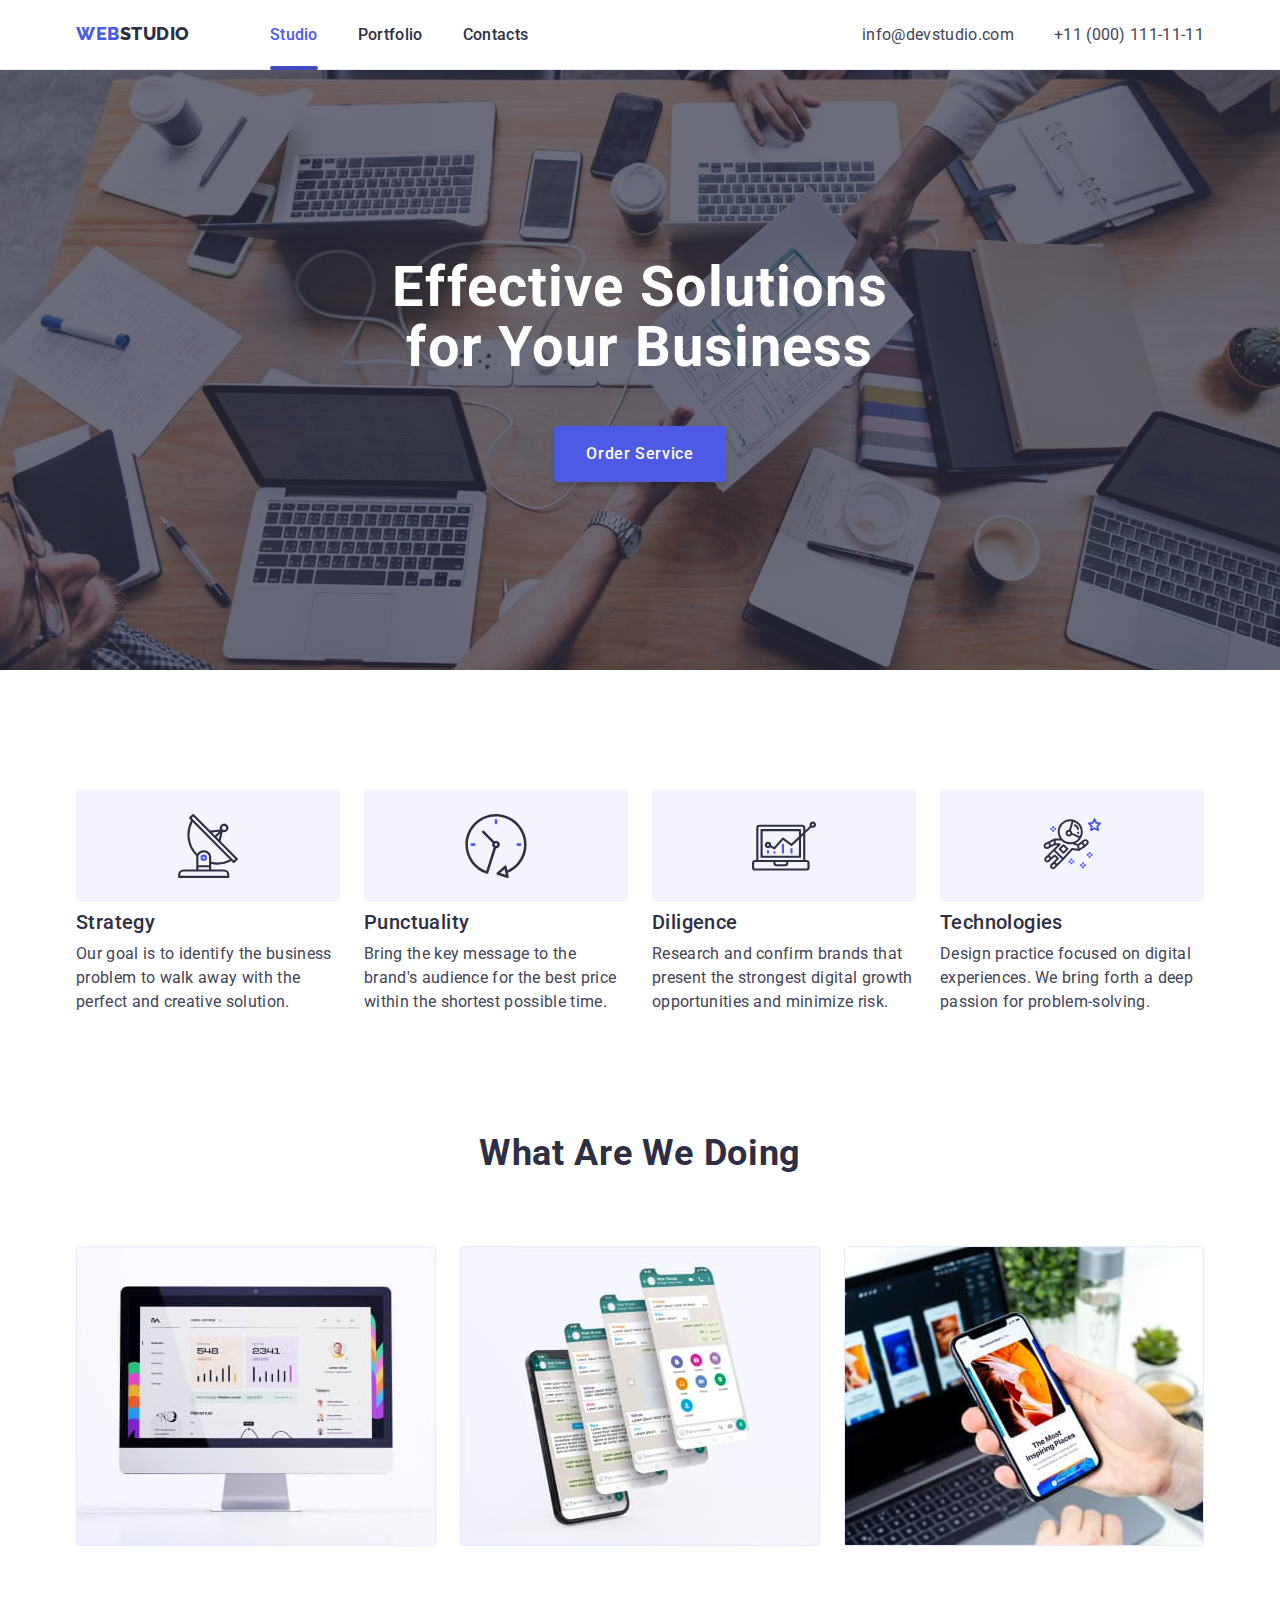
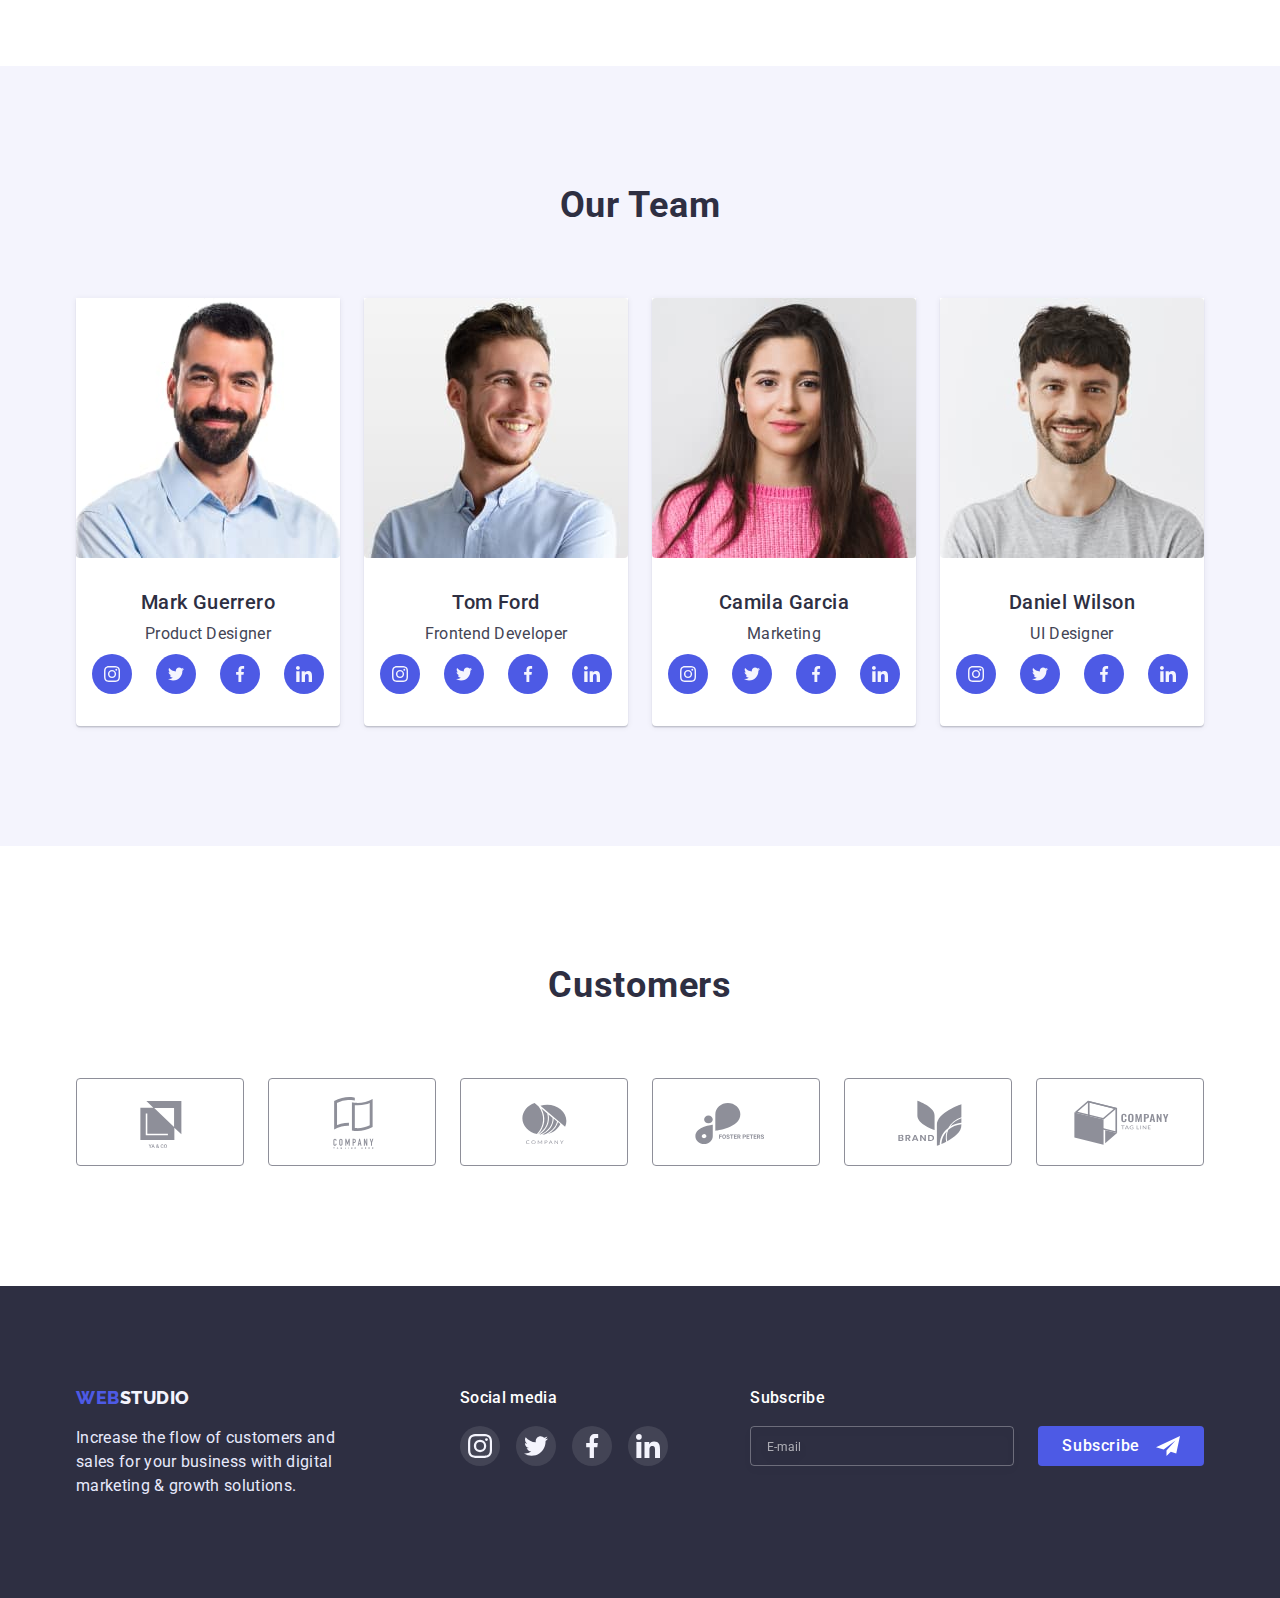
<file: index.html>
<!DOCTYPE html>
<html lang="en">
  <head>
    <meta charset="UTF-8" />
    <meta http-equiv="X-UA-Compatible" content="IE=edge" />
    <meta name="viewport" content="width=device-width, initial-scale=1.0" />
    <meta name="description" content="HomeWork Page" />
    <meta name="keywords" content="homework, Figma, GitHub" />
    <meta name="author" content="Dmytro Frolin" />
    <link rel="preconnect" href="https://fonts.googleapis.com" />
    <link rel="preconnect" href="https://fonts.gstatic.com" crossorigin />
    <link
      href="https://fonts.googleapis.com/css2?family=Raleway:ital,wght@0,800;1,800&family=Roboto:ital,wght@0,400;0,500;0,700;0,900;1,400;1,500;1,700;1,900&display=swap"
      rel="stylesheet"
    />
    <link
      rel="stylesheet"
      href="https://cdnjs.cloudflare.com/ajax/libs/modern-normalize/1.0.0/modern-normalize.min.css"
    />
    <link rel="stylesheet" href="./css/styles.css" />
    <title>Home</title>
  </head>
  <body>
    <header class="header">
      <div class="container">
        <nav>
          <a class="header__logo" href="./index.html"
            ><span class="header__logo--iris">Web</span>Studio</a
          >
          <ul class="menu">
            <li class="menu__list">
              <a class="menu__list-text current" href="./index.html">Studio</a>
            </li>
            <li class="menu__list">
              <a class="menu__list-text" href="./portfolio.html">Portfolio</a>
            </li>
            <li class="menu__list">
              <a class="menu__list-text" href="#">Contacts</a>
            </li>
          </ul>
        </nav>
        <address class="addres">
          <ul class="address__list">
            <li class="address__link">
              <a class="address__link-text" href="mailto:info@devstudio.com">info@devstudio.com</a>
            </li>
            <li class="address__link">
              <a class="address__link-text" href="tel:+110001111111">+11 (000) 111-11-11</a>
            </li>
          </ul>
        </address>
      </div>
    </header>
    <main>
      <section class="main-section">
        <div class="container">
          <h1 class="main-section__title">Effective Solutions for Your Business</h1>
          <button class="main-section__button" type="button" data-modal-open>Order Service</button>
          <div class="backdrop is-hidden" data-modal>
            <div class="modal">
              <button class="modal__button" data-modal-close></button>
              <p class="modal__title">Leave your contacts and we will call you back</p>
              <form
                autocomplete="off"
                method="POST"
                action="javascript:void(0);"
                class="modal-form"
              >
                <label class="modal-form__label">
                  <span class="modal-form__text">Name</span>
                  <div class="modal-form__wrapper">
                    <input class="modal-form__input" name="name" type="text" required />
                    <svg width="18" height="18">
                      <use href="./images/icons.svg#modal-name-icon"></use>
                    </svg>
                  </div>
                </label>
                <label class="modal-form__label">
                  <span class="modal-form__text">Phone</span>
                  <div class="modal-form__wrapper">
                    <input class="modal-form__input" name="phone" type="tel" required />
                    <svg width="18" height="24">
                      <use href="./images/icons.svg#modal-phone-icon"></use>
                    </svg>
                  </div>
                </label>
                <label class="modal-form__label">
                  <span class="modal-form__text">Email</span>
                  <div class="modal-form__wrapper">
                    <input class="modal-form__input" name="email" type="email" required />
                    <svg width="18" height="24">
                      <use href="./images/icons.svg#modal-email-icon"></use>
                    </svg>
                  </div>
                </label>
                <label class="modal-form__label--last">
                  <span class="modal-form__text">Comment</span>
                  <textarea placeholder="Text input" name="comment"></textarea>
                </label>
                <label class="modal-form__inner">
                  <input class="modal-form__checkbox" type="checkbox" name="agreement" required />
                  <span class="modal-form__terms-text">
                    I accept the terms and conditions of the&nbsp;
                    <a class="modal-form__link" href="#">Privacy Policy</a></span
                  >
                </label>
                <button class="modal-form__button" type="submit">Send</button>
              </form>
            </div>
          </div>
        </div>
      </section>
      <section class="section">
        <div class="container">
          <h2 class="visually-hidden">Features</h2>
          <ul class="features">
            <li class="features__item">
              <div class="features__wrapper">
                <svg class="features__icon" width="64" height="64">
                  <use href="./images/icons.svg#antenna"></use>
                </svg>
              </div>
              <h3 class="features__title">Strategy</h3>
              <p class="features__text">
                Our goal is to identify the business problem to walk away with the perfect and
                creative solution.
              </p>
            </li>
            <li class="features__item">
              <div class="features__wrapper">
                <svg class="features__icon" width="64" height="64">
                  <use href="./images/icons.svg#clock"></use>
                </svg>
              </div>
              <h3 class="features__title">Punctuality</h3>
              <p class="features__text">
                Bring the key message to the brand's audience for the best price within the shortest
                possible time.
              </p>
            </li>
            <li class="features__item">
              <div class="features__wrapper">
                <svg class="features__icon" width="64" height="64">
                  <use href="./images/icons.svg#diagram"></use>
                </svg>
              </div>
              <h3 class="features__title">Diligence</h3>
              <p class="features__text">
                Research and confirm brands that present the strongest digital growth opportunities
                and minimize risk.
              </p>
            </li>
            <li class="features__item">
              <div class="features__wrapper">
                <svg class="features__icon" width="64" height="64">
                  <use href="./images/icons.svg#astronaut"></use>
                </svg>
              </div>
              <h3 class="features__title">Technologies</h3>
              <p class="features__text">
                Design practice focused on digital experiences. We bring forth a deep passion for
                problem-solving.
              </p>
            </li>
          </ul>
        </div>
      </section>
      <section class="our-work section">
        <div class="container">
          <h2 class="our-work__title">What are we doing</h2>
          <ul class="our-work__list">
            <li class="our-work__item">
              <img
                src="./images/desktop.jpg"
                alt="Desktop version photo"
                class="our-work__image"
                width="360"
              />
            </li>
            <li class="our-work__item">
              <img
                src="./images/mobile.jpg"
                alt="Mobile version photo"
                class="our-work__image"
                width="360"
              />
            </li>
            <li class="our-work__item">
              <img
                src="./images/both.jpg"
                alt="Desktop and Mobile version photo"
                class="our-work__image"
                width="360"
              />
            </li>
          </ul>
        </div>
      </section>
      <section class="our-team section">
        <div class="container">
          <h2 class="our-team__title">Our team</h2>
          <ul class="our-team__list">
            <li class="our-team__item">
              <img
                src="./images/markguerrero.jpg"
                alt="Product Designer photo"
                class="our-team__image"
                width="264"
              />
              <div class="our-team__wrapper">
                <h3 class="our-team__subtitle">Mark Guerrero</h3>
                <p class="our-team__text">Product Designer</p>
                <ul class="logo__list">
                  <li class="logo__item">
                    <a class="logo__link" href="#">
                      <svg class="logo__icon" width="16" height="16">
                        <use href="./images/icons.svg#instagram"></use>
                      </svg>
                    </a>
                  </li>
                  <li class="logo__item">
                    <a class="logo__link" href="#">
                      <svg class="logo__icon" width="16" height="16">
                        <use href="./images/icons.svg#twitter"></use>
                      </svg>
                    </a>
                  </li>
                  <li class="logo__item">
                    <a class="logo__link" href="#">
                      <svg class="logo__icon" width="16" height="16">
                        <use href="./images/icons.svg#facebook"></use>
                      </svg>
                    </a>
                  </li>
                  <li class="logo__item">
                    <a class="logo__link" href="#">
                      <svg class="logo__icon" width="16" height="16">
                        <use href="./images/icons.svg#linkedin"></use>
                      </svg>
                    </a>
                  </li>
                </ul>
              </div>
            </li>
            <li class="our-team__item">
              <img
                src="./images/tomford.jpg"
                alt="Frontend Developer photo"
                class="our-team__image"
                width="264"
              />
              <div class="our-team__wrapper">
                <h3 class="our-team__subtitle">Tom Ford</h3>
                <p class="our-team__text">Frontend Developer</p>
                <ul class="logo__list">
                  <li class="logo__item">
                    <a class="logo__link" href="#">
                      <svg class="logo__icon" width="16" height="16">
                        <use href="./images/icons.svg#instagram"></use>
                      </svg>
                    </a>
                  </li>
                  <li class="logo__item">
                    <a class="logo__link" href="#">
                      <svg class="logo__icon" width="16" height="16">
                        <use href="./images/icons.svg#twitter"></use>
                      </svg>
                    </a>
                  </li>
                  <li class="logo__item">
                    <a class="logo__link" href="#">
                      <svg class="logo__icon" width="16" height="16">
                        <use href="./images/icons.svg#facebook"></use>
                      </svg>
                    </a>
                  </li>
                  <li class="logo__item">
                    <a class="logo__link" href="#">
                      <svg class="logo__icon" width="16" height="16">
                        <use href="./images/icons.svg#linkedin"></use>
                      </svg>
                    </a>
                  </li>
                </ul>
              </div>
            </li>
            <li class="our-team__item">
              <img
                src="./images/camilagarcia.jpg"
                alt="Marketing employee photo"
                class="our-team__image"
                width="264"
              />
              <div class="our-team__wrapper">
                <h3 class="our-team__subtitle">Camila Garcia</h3>
                <p class="our-team__text">Marketing</p>
                <ul class="logo__list">
                  <li class="logo__item">
                    <a class="logo__link" href="#">
                      <svg class="logo__icon" width="16" height="16">
                        <use href="./images/icons.svg#instagram"></use>
                      </svg>
                    </a>
                  </li>
                  <li class="logo__item">
                    <a class="logo__link" href="#">
                      <svg class="logo__icon" width="16" height="16">
                        <use href="./images/icons.svg#twitter"></use>
                      </svg>
                    </a>
                  </li>
                  <li class="logo__item">
                    <a class="logo__link" href="#">
                      <svg class="logo__icon" width="16" height="16">
                        <use href="./images/icons.svg#facebook"></use>
                      </svg>
                    </a>
                  </li>
                  <li class="logo__item">
                    <a class="logo__link" href="#">
                      <svg class="logo__icon" width="16" height="16">
                        <use href="./images/icons.svg#linkedin"></use>
                      </svg>
                    </a>
                  </li>
                </ul>
              </div>
            </li>
            <li class="our-team__item">
              <img
                src="./images/danielwilson.jpg"
                alt="UI Designer photo"
                class="our-team__image"
                width="264"
              />
              <div class="our-team__wrapper">
                <h3 class="our-team__subtitle">Daniel Wilson</h3>
                <p class="our-team__text">UI Designer</p>
                <ul class="logo__list">
                  <li class="logo__item">
                    <a class="logo__link" href="#">
                      <svg class="logo__icon" width="16" height="16">
                        <use href="./images/icons.svg#instagram"></use>
                      </svg>
                    </a>
                  </li>
                  <li class="logo__item">
                    <a class="logo__link" href="#">
                      <svg class="logo__icon" width="16" height="16">
                        <use href="./images/icons.svg#twitter"></use>
                      </svg>
                    </a>
                  </li>
                  <li class="logo__item">
                    <a class="logo__link" href="#">
                      <svg class="logo__icon" width="16" height="16">
                        <use href="./images/icons.svg#facebook"></use>
                      </svg>
                    </a>
                  </li>
                  <li class="logo__item">
                    <a class="logo__link" href="#">
                      <svg class="logo__icon" width="16" height="16">
                        <use href="./images/icons.svg#linkedin"></use>
                      </svg>
                    </a>
                  </li>
                </ul>
              </div>
            </li>
          </ul>
        </div>
      </section>
      <section class="section customers">
        <div class="container">
          <h2 class="customers__title">customers</h2>
          <ul class="customers__list">
            <li class="customers__item">
              <a class="customers__link" href="#">
                <svg class="customer__icon" width="104" height="56">
                  <use href="./images/icons.svg#logo-1"></use>
                </svg>
              </a>
            </li>
            <li class="customers__item">
              <a class="customers__link" href="#">
                <svg class="customer__icon" width="104" height="56">
                  <use href="./images/icons.svg#logo-2"></use>
                </svg>
              </a>
            </li>
            <li class="customers__item">
              <a class="customers__link" href="#">
                <svg class="customer__icon" width="104" height="56">
                  <use href="./images/icons.svg#logo-3"></use>
                </svg>
              </a>
            </li>
            <li class="customers__item">
              <a class="customers__link" href="#">
                <svg class="customer__icon" width="104" height="56">
                  <use href="./images/icons.svg#logo-4"></use>
                </svg>
              </a>
            </li>
            <li class="customers__item">
              <a class="customers__link" href="#">
                <svg class="customer__icon" width="104" height="56">
                  <use href="./images/icons.svg#logo-5"></use>
                </svg>
              </a>
            </li>
            <li class="customers__item">
              <a class="customers__link" href="#">
                <svg class="customer__icon" width="104" height="56">
                  <use href="./images/icons.svg#logo-6"></use>
                </svg>
              </a>
            </li>
          </ul>
        </div>
      </section>
    </main>
    <footer class="footer">
      <div class="container">
        <div class="wrapper--first">
          <a class="footer__logo" href="./index.html">
            <span class="footer__logo--iris">Web</span>Studio
          </a>
          <p class="footer__text">
            Increase the flow of customers and sales for your business with digital marketing &
            growth solutions.
          </p>
        </div>
        <div class="wrapper--second">
          <p class="footer-icon__text">Social media</p>
          <ul class="footer-icon__list">
            <li class="footer-icon__item">
              <a class="footer-icon__link" href="#">
                <svg class="footer-icon__icon" width="24" height="24">
                  <use href="./images/icons.svg#instagram-2"></use>
                </svg>
              </a>
            </li>
            <li class="footer-icon__item">
              <a class="footer-icon__link" href="#">
                <svg class="footer-icon__icon" width="24" height="24">
                  <use href="./images/icons.svg#twitter-2"></use>
                </svg>
              </a>
            </li>
            <li class="footer-icon__item">
              <a class="footer-icon__link" href="#">
                <svg class="footer-icon__icon" width="24" height="24">
                  <use href="./images/icons.svg#facebook-2"></use>
                </svg>
              </a>
            </li>
            <li class="footer-icon__item">
              <a class="footer-icon__link" href="#">
                <svg class="footer-icon__icon" width="24" height="24">
                  <use href="./images/icons.svg#linkedin-2"></use>
                </svg>
              </a>
            </li>
          </ul>
        </div>
        <div class="wrapper--third">
          <p class="subscribe">subscribe</p>
          <form autocomplete="off" method="POST" action="javascript:void(0);" class="footer-form">
            <input
              class="footer-form__input"
              name="subscribe-email"
              type="email"
              placeholder="E-mail"
              required
            />
            <button type="submit">
              Subscribe
              <svg width="24" height="24">
                <use href="./images/icons.svg#subscribe"></use>
              </svg>
            </button>
          </form>
        </div>
      </div>
    </footer>
    <script src="./js/modal.js"></script>
  </body>
</html>
</file>
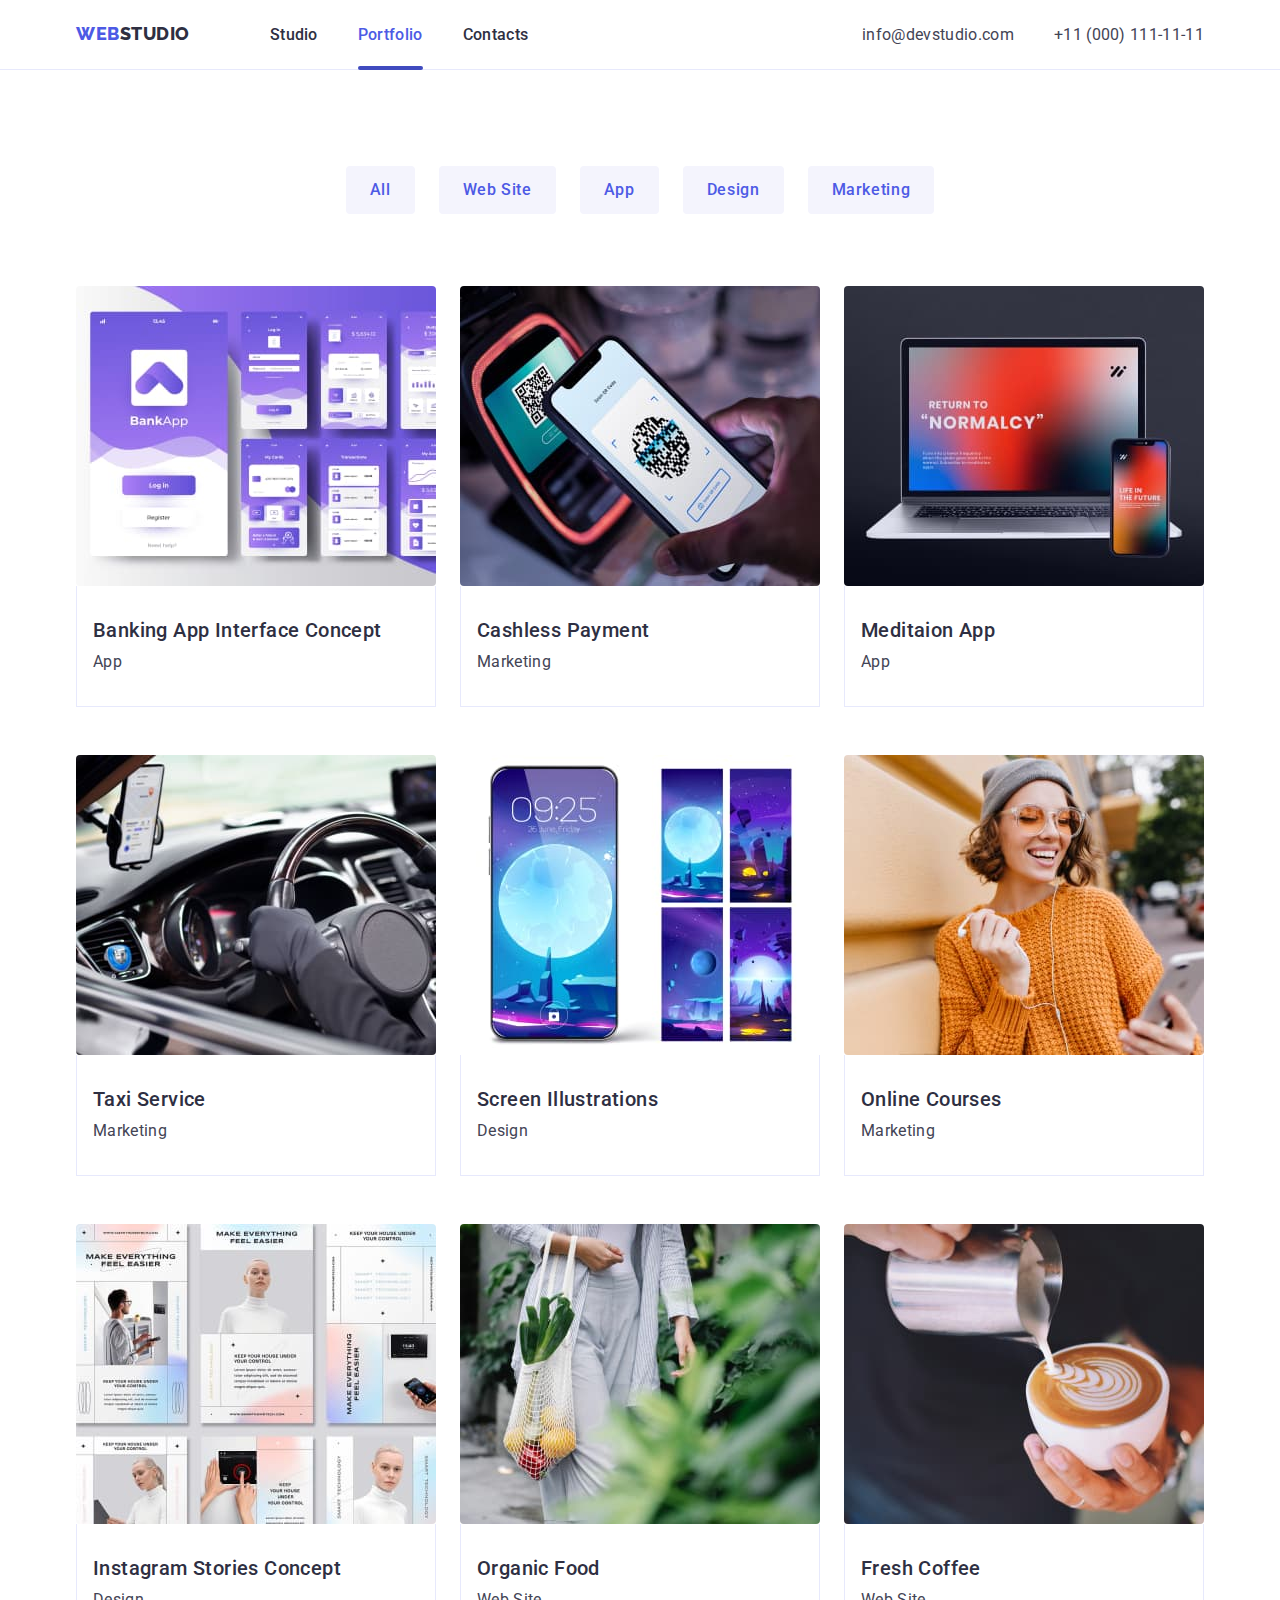
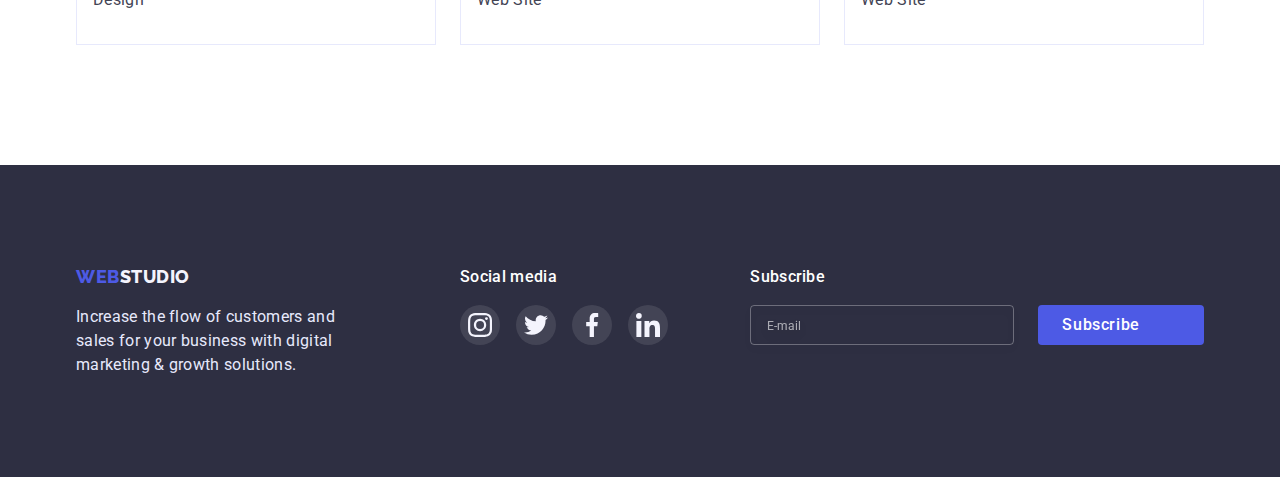
<file: portfolio.html>
<!DOCTYPE html>
<html lang="en">
  <head>
    <meta charset="UTF-8" />
    <meta http-equiv="X-UA-Compatible" content="IE=edge" />
    <meta name="viewport" content="width=device-width, initial-scale=1.0" />
    <meta name="description" content="HomeWork Page" />
    <meta name="keywords" content="homework, Figma, GitHub" />
    <meta name="author" content="Dmytro Frolin" />
    <link rel="preconnect" href="https://fonts.googleapis.com" />
    <link rel="preconnect" href="https://fonts.gstatic.com" crossorigin />
    <link
      href="https://fonts.googleapis.com/css2?family=Raleway:ital,wght@0,800;1,800&family=Roboto:ital,wght@0,400;0,500;0,700;0,900;1,400;1,500;1,700;1,900&display=swap"
      rel="stylesheet"
    />
    <link
      rel="stylesheet"
      href="https://cdnjs.cloudflare.com/ajax/libs/modern-normalize/1.0.0/modern-normalize.min.css"
    />
    <link rel="stylesheet" href="./css/styles.css" />
    <title>Portfolio</title>
  </head>
  <body>
    <header class="header">
      <div class="container">
        <nav>
          <a class="header__logo" href="./index.html"
            ><span class="header__logo--iris">Web</span>Studio</a
          >
          <ul class="menu">
            <li class="menu__list">
              <a class="menu__list-text" href="./index.html">Studio</a>
            </li>
            <li class="menu__list">
              <a class="menu__list-text current" href="./portfolio.html">Portfolio</a>
            </li>
            <li class="menu__list">
              <a class="menu__list-text" href="#">Contacts</a>
            </li>
          </ul>
        </nav>
        <address class="addres">
          <ul class="address__list">
            <li class="address__link">
              <a class="address__link-text" href="mailto:info@devstudio.com">info@devstudio.com</a>
            </li>
            <li class="address__link">
              <a class="address__link-text" href="tel:+110001111111">+11 (000) 111-11-11</a>
            </li>
          </ul>
        </address>
      </div>
    </header>
    <main>
      <section class="portfolio">
        <div class="container">
          <h1 class="visually-hidden">Portfolio</h1>
          <ul class="filter">
            <li>
              <button class="filter__button" type="button">All</button>
            </li>
            <li>
              <button class="filter__button" type="button">Web Site</button>
            </li>
            <li>
              <button class="filter__button" type="button">App</button>
            </li>
            <li>
              <button class="filter__button" type="button">Design</button>
            </li>
            <li>
              <button class="filter__button" type="button">Marketing</button>
            </li>
          </ul>
          <ul class="portfolio__list">
            <li class="portfolio__item">
              <a class="portfolio__link" href="#">
                <div class="thumb">
                  <img
                    class="portfolio__image"
                    src="./images/bankingapp.jpg"
                    alt="Banking app"
                    width="360"
                  />
                  <div class="thumb__overlay">
                    <p class="thumb__text">
                      14 Stylish and User-Friendly App Design Concepts · Task Manager App · Calorie
                      Tracker App · Exotic Fruit Ecommerce App · Cloud Storage App
                    </p>
                  </div>
                </div>
                <div class="portfolio__wrapper">
                  <h2 class="portfolio__subtitle">Banking App Interface Concept</h2>
                  <p class="portfolio__text">App</p>
                </div>
              </a>
            </li>
            <li class="portfolio__item">
              <a class="portfolio__link" href="#">
                <div class="thumb">
                  <img
                    class="portfolio__image"
                    src="./images/cashlesspayment.jpg"
                    alt="Cashless payment"
                    width="360"
                  />
                  <div class="thumb__overlay">
                    <p class="thumb__text">
                      14 Stylish and User-Friendly App Design Concepts · Task Manager App · Calorie
                      Tracker App · Exotic Fruit Ecommerce App · Cloud Storage App
                    </p>
                  </div>
                </div>
                <div class="portfolio__wrapper">
                  <h2 class="portfolio__subtitle">Cashless Payment</h2>
                  <p class="portfolio__text">Marketing</p>
                </div>
              </a>
            </li>
            <li class="portfolio__item">
              <a class="portfolio__link" href="#">
                <div class="thumb">
                  <img
                    class="portfolio__image"
                    src="./images/mediationapp.jpg"
                    alt="Mediation app"
                    width="360"
                  />
                  <div class="thumb__overlay">
                    <p class="thumb__text">
                      14 Stylish and User-Friendly App Design Concepts · Task Manager App · Calorie
                      Tracker App · Exotic Fruit Ecommerce App · Cloud Storage App
                    </p>
                  </div>
                </div>
                <div class="portfolio__wrapper">
                  <h2 class="portfolio__subtitle">Meditaion App</h2>
                  <p class="portfolio__text">App</p>
                </div>
              </a>
            </li>
            <li class="portfolio__item">
              <a class="portfolio__link" href="#">
                <div class="thumb">
                  <img
                    class="portfolio__image"
                    src="./images/taxiservice.jpg"
                    alt="Taxi service"
                    width="360"
                  />
                  <div class="thumb__overlay">
                    <p class="thumb__text">
                      14 Stylish and User-Friendly App Design Concepts · Task Manager App · Calorie
                      Tracker App · Exotic Fruit Ecommerce App · Cloud Storage App
                    </p>
                  </div>
                </div>
                <div class="portfolio__wrapper">
                  <h2 class="portfolio__subtitle">Taxi Service</h2>
                  <p class="portfolio__text">Marketing</p>
                </div>
              </a>
            </li>
            <li class="portfolio__item">
              <a class="portfolio__link" href="#">
                <div class="thumb">
                  <img
                    class="portfolio__image"
                    src="./images/screenillustrations.jpg"
                    alt="Screen Illustrations"
                    width="360"
                  />
                  <div class="thumb__overlay">
                    <p class="thumb__text">
                      14 Stylish and User-Friendly App Design Concepts · Task Manager App · Calorie
                      Tracker App · Exotic Fruit Ecommerce App · Cloud Storage App
                    </p>
                  </div>
                </div>
                <div class="portfolio__wrapper">
                  <h2 class="portfolio__subtitle">Screen Illustrations</h2>
                  <p class="portfolio__text">Design</p>
                </div>
              </a>
            </li>
            <li class="portfolio__item">
              <a class="portfolio__link" href="#">
                <div class="thumb">
                  <img
                    class="portfolio__image"
                    src="./images/onlinecourses.jpg"
                    alt="Online courses"
                    width="360"
                  />
                  <div class="thumb__overlay">
                    <p class="thumb__text">
                      14 Stylish and User-Friendly App Design Concepts · Task Manager App · Calorie
                      Tracker App · Exotic Fruit Ecommerce App · Cloud Storage App
                    </p>
                  </div>
                </div>
                <div class="portfolio__wrapper">
                  <h2 class="portfolio__subtitle">Online Courses</h2>
                  <p class="portfolio__text">Marketing</p>
                </div>
              </a>
            </li>
            <li class="portfolio__item">
              <a class="portfolio__link" href="#">
                <div class="thumb">
                  <img
                    class="portfolio__image"
                    src="./images/instagramstories.jpg"
                    alt="Instagram stories concept"
                    width="360"
                  />
                  <div class="thumb__overlay">
                    <p class="thumb__text">
                      14 Stylish and User-Friendly App Design Concepts · Task Manager App · Calorie
                      Tracker App · Exotic Fruit Ecommerce App · Cloud Storage App
                    </p>
                  </div>
                </div>
                <div class="portfolio__wrapper">
                  <h2 class="portfolio__subtitle">Instagram Stories Concept</h2>
                  <p class="portfolio__text">Design</p>
                </div>
              </a>
            </li>
            <li class="portfolio__item">
              <a class="portfolio__link" href="#">
                <div class="thumb">
                  <img
                    class="portfolio__image"
                    src="./images/organicfood.jpg"
                    alt="Organic food"
                    width="360"
                  />
                  <div class="thumb__overlay">
                    <p class="thumb__text">
                      14 Stylish and User-Friendly App Design Concepts · Task Manager App · Calorie
                      Tracker App · Exotic Fruit Ecommerce App · Cloud Storage App
                    </p>
                  </div>
                </div>
                <div class="portfolio__wrapper">
                  <h2 class="portfolio__subtitle">Organic Food</h2>
                  <p class="portfolio__text">Web Site</p>
                </div>
              </a>
            </li>
            <li class="portfolio__item">
              <a class="portfolio__link" href="#">
                <div class="thumb">
                  <img
                    class="portfolio__image"
                    src="./images/freshcoffee.jpg"
                    alt="Fresh coffee"
                    width="360"
                  />
                  <div class="thumb__overlay">
                    <p class="thumb__text">
                      14 Stylish and User-Friendly App Design Concepts · Task Manager App · Calorie
                      Tracker App · Exotic Fruit Ecommerce App · Cloud Storage App
                    </p>
                  </div>
                </div>
                <div class="portfolio__wrapper">
                  <h2 class="portfolio__subtitle">Fresh Coffee</h2>
                  <p class="portfolio__text">Web Site</p>
                </div>
              </a>
            </li>
          </ul>
        </div>
      </section>
    </main>
    <footer class="footer">
      <div class="container">
        <div class="wrapper--first">
          <a class="footer__logo" href="./index.html">
            <span class="footer__logo--iris">Web</span>Studio
          </a>
          <p class="footer__text">
            Increase the flow of customers and sales for your business with digital marketing &
            growth solutions.
          </p>
        </div>
        <div class="wrapper--second">
          <p class="footer-icon__text">Social media</p>
          <ul class="footer-icon__list">
            <li class="footer-icon__item">
              <a class="footer-icon__link" href="#">
                <svg class="footer-icon__icon" width="24" height="24">
                  <use href="./images/icons.svg#instagram-2"></use>
                </svg>
              </a>
            </li>
            <li class="footer-icon__item">
              <a class="footer-icon__link" href="#">
                <svg class="footer-icon__icon" width="24" height="24">
                  <use href="./images/icons.svg#twitter-2"></use>
                </svg>
              </a>
            </li>
            <li class="footer-icon__item">
              <a class="footer-icon__link" href="#">
                <svg class="footer-icon__icon" width="24" height="24">
                  <use href="./images/icons.svg#facebook-2"></use>
                </svg>
              </a>
            </li>
            <li class="footer-icon__item">
              <a class="footer-icon__link" href="#">
                <svg class="footer-icon__icon" width="24" height="24">
                  <use href="./images/icons.svg#linkedin-2"></use>
                </svg>
              </a>
            </li>
          </ul>
        </div>
        <div class="wrapper--third">
          <p class="subscribe">subscribe</p>
          <form autocomplete="off" method="POST" action="javascript:void(0);" class="footer-form">
            <input
              class="footer-form__input"
              name="subscribe-email"
              type="email"
              placeholder="E-mail"
              required
            />
            <button type="submit">
              Subscribe
              <svg width="24" height="24">
                <use href="./images/icons.svg#paperplane"></use>
              </svg>
            </button>
          </form>
        </div>
      </div>
    </footer>
    <script src="./js/modal.js"></script>
  </body>
</html>
</file>
<file: css/styles.css>
:root {
  --color__iris: #4d5ae5;
  --color__ocean: #404bbf;
  --color__navy-blue: #2e2f42;
  --color__green: #31d0aa;
  --color__slate: #434455;
  --color__light-slate: #8e8f99;
  --color__cornflower: #e7e9fc;
  --color__cloud: #f4f4fd;
  --color__navy-blue-modal: #2e2f42;
  --color__grey: #2e2f42;
  --color__white: #ffffff;
  --font__primary: 'Roboto';
  --font__secondary: 'Raleway';
  --cubic-bezier: cubic-bezier(0.4, 0, 0.2, 1);
  --transition-duration: 250ms;
}

/* ========== Reset ========== */
h1,
h2,
h3,
h4,
h5,
h6,
p {
  margin: 0;
}
textarea {
  display: block;
}
input:hover,
input:focus {
  outline: none;
}
img {
  display: block;
  cursor: pointer;
  border: none;
  border-radius: 4px;
}
button {
  display: block;
  cursor: pointer;
  border: none;
  border-radius: 4px;
}
ul,
ol {
  list-style: none;
  margin: 0;
  padding-left: 0;
}
a {
  text-decoration: none;
}

body {
  font-family: var(--font__primary, 'Arial', sans-serif);
  color: var(--color__slate);
  background-color: var(--color__white);
  font-size: 16px;
}
.container {
  width: 100%;
  max-width: 1158px;
  padding-left: 15px;
  padding-right: 15px;
  margin: 0 auto;
}
.section {
  padding-top: 120px;
}

/* ========== hidden elements class ========== */
.visually-hidden {
  position: absolute;
  white-space: nowrap;
  width: 1px;
  height: 1px;
  overflow: hidden;
  border: 0;
  padding: 0;
  clip: rect(0 0 0 0);
  clip-path: inset(50%);
  margin: -1px;
}

/* ========== Header ========== */
.header {
  border-bottom: 1px solid var(--color__cornflower);
}
.header .container {
  display: flex;
  align-items: center;
}
.header__logo {
  margin-right: 76px;
  font-family: var(--font__secondary, 'Arial', sans-serif);
  font-weight: 800;
  font-size: 18px;
  line-height: 1.33;
  letter-spacing: 0.03em;
  text-transform: uppercase;
  color: var(--color__navy-blue);
}
.header__logo--iris {
  color: var(--color__iris);
}
.menu {
  display: inline-flex;
}
.menu__list {
  margin-right: 40px;
}
.menu__list:last-child {
  margin-right: 0;
}
.menu__list-text {
  display: inline-block;
  position: relative;
  padding-top: 24px;
  padding-bottom: 24px;
  font-weight: 500;
  line-height: 1.33;
  letter-spacing: 0.02em;
  color: var(--color__navy-blue);
  transition: color var(--transition-duration) var(--cubic-bezier);
}
.menu__list-text:hover,
.menu__list-text:focus {
  color: var(--color__ocean);
}
.current.menu__list-text::after {
  content: '';
  position: absolute;
  display: block;
  left: 0;
  bottom: -1px;
  width: 100%;
  height: 4px;
  border-radius: 2px;
  background-color: var(--color__ocean);
}
.current {
  color: var(--color__iris);
}
.addres {
  margin-left: auto;
}
.address__list {
  display: flex;
}
.address__link {
  margin-right: 40px;
}
.address__link:last-child {
  margin-right: 0;
}
.address__link-text {
  line-height: 1.5;
  letter-spacing: 0.02em;
  color: var(--color__slate);
  font-style: normal;
  transition: color var(--transition-duration) var(--cubic-bezier);
}
.address__link-text:hover,
.address__link-text:focus {
  color: var(--color__ocean);
}

/* ========== Footer ========== */
.footer {
  padding-top: 100px;
  padding-bottom: 100px;
  background-color: var(--color__navy-blue);
}
.footer .container {
  display: flex;
}
.wrapper--first {
  margin-right: 120px;
}
.footer__logo {
  display: block;
  margin-bottom: 16px;
  font-family: var(--font__secondary, 'Arial', sans-serif);
  font-weight: 800;
  font-size: 18px;
  line-height: 1.33;
  letter-spacing: 0.03em;
  text-transform: uppercase;
  color: var(--color__cloud);
}
.footer__logo--iris {
  color: var(--color__iris);
}
.footer__text {
  width: 264px;
  line-height: 1.5;
  letter-spacing: 0.02em;
  color: var(--color__cornflower);
}
.footer-icon__text {
  margin-bottom: 16px;
  font-weight: 500;
  font-size: 16px;
  line-height: 1.5;
  letter-spacing: 0.02em;
  color: var(--color__white);
}
.footer-icon__list {
  display: flex;
  gap: 16px;
}
.footer-icon__link {
  display: flex;
  justify-content: center;
  align-items: center;
  width: 40px;
  height: 40px;
  background-color: rgba(255, 255, 255, 0.1);
  border-radius: 50%;
  transition: background-color var(--transition-duration) var(--cubic-bezier);
}
.footer-icon__link:hover,
.footer-icon__link:focus {
  background-color: var(--color__green);
}
.wrapper--third {
  margin-left: auto;
}
.subscribe {
  margin-bottom: 16px;
  font-weight: 500;
  font-size: 16px;
  line-height: 1.5;
  letter-spacing: 0.02em;
  color: var(--color__white);
  text-transform: capitalize;
}
.footer-form {
  display: flex;
  gap: 24px;
}
.footer-form__input {
  width: 264px;
  padding: 8px 16px;
  background-color: transparent;
  border: 1px solid rgba(255, 255, 255, 0.3);
  filter: drop-shadow(0px 4px 4px rgba(0, 0, 0, 0.15));
  border-radius: 4px;
  color: var(--color__white);
  transition: border-color var(--transition-duration) var(--cubic-bezier);
}
.footer-form__input::placeholder {
  font-size: 12px;
  line-height: 2;
  color: rgba(255, 255, 255, 0.6);
}
.footer-form__input:focus,
.footer-form__input:hover {
  border-color: var(--color__iris);
}
.footer-form button[type='submit'] {
  display: flex;
  gap: 16px;
  padding: 8px 24px;
  font-weight: 500;
  font-size: 16px;
  line-height: 1.5;
  letter-spacing: 0.04em;
  color: var(--color__white);
  background-color: var(--color__iris);
  border-radius: 4px;
  transition: background-color var(--transition-duration) var(--cubic-bezier);
}
.footer-form button[type='submit']:hover,
.footer-form button[type='submit']:focus {
  background-color: var(--color__ocean);
}

/* ========== Main section ========== */
.main-section {
  padding-top: 188px;
  padding-bottom: 188px;
  margin: 0 auto;
  background-image: linear-gradient(rgba(46, 47, 66, 0.7), rgba(46, 47, 66, 0.7)),
    url(../images/people.jpg);
  background-size: cover;
  background-repeat: no-repeat;
  max-width: 1440px;
  height: 600px;
  background-color: var(--color__navy-blue);
}
.main-section__title {
  width: 500px;
  margin: 0 auto 48px auto;
  font-weight: 700;
  font-size: 56px;
  line-height: 1.07;
  text-align: center;
  letter-spacing: 0.02em;
  color: var(--color__white);
}
.main-section__button {
  margin: 0 auto;
  background-color: var(--color__iris);
  box-shadow: 0px 4px 4px rgba(0, 0, 0, 0.15);
  border-color: transparent;
  font-weight: 500;
  line-height: 1.5;
  letter-spacing: 0.04em;
  color: var(--color__white);
  padding: 16px 32px;
  font-family: inherit;
  font-size: 16px;
  transition: background-color var(--transition-duration) var(--cubic-bezier),
    box-shadow var(--transition-duration) var(--cubic-bezier),
    color var(--transition-duration) var(--cubic-bezier);
}
.main-section__button:active,
.main-section__button:focus,
.main-section__button:hover {
  background-color: var(--color__ocean);
  box-shadow: 0px 3px 1px rgba(0, 0, 0, 0.1), 0px 2px 1px rgba(0, 0, 0, 0.08),
    0px 2px 2px rgba(0, 0, 0, 0.12);
  color: var(--color__white);
}
.main-section__button:active .is-hidden {
  opacity: 1;
}
.backdrop {
  position: fixed;
  top: 0;
  left: 0;
  width: 100%;
  height: 100%;
  background-color: rgba(46, 47, 66, 0.4);
  transition: opacity var(--transition-duration) var(--cubic-bezier),
    visibility var(--transition-duration) var(--cubic-bezier);
}
.backdrop.is-hidden {
  visibility: hidden;
  opacity: 0;
  pointer-events: none;
}
.backdrop.is-hidden .modal {
  transform: translate(-50%, -50%) scale(0.8);
}

/* ========== Modal Window ========== */
.modal {
  position: absolute;
  top: 50%;
  left: 50%;
  min-width: 408px;
  min-height: 576px;
  padding: 72px 24px 24px;
  background-color: #fcfcfc;
  box-shadow: 0px 1px 1px rgba(0, 0, 0, 0.14), 0px 1px 3px rgba(0, 0, 0, 0.12),
    0px 2px 1px rgba(0, 0, 0, 0.2);
  border-radius: 4px;
  transform: translate(-50%, -50%) scale(1);
  transition: transform var(--transition-duration) var(--cubic-bezier);
}
.modal__button {
  display: flex;
  justify-content: center;
  align-items: center;
  position: absolute;
  top: 24px;
  right: 24px;
  width: 24px;
  height: 24px;
  background-color: var(--color__cornflower);
  border: 1px solid rgba(0, 0, 0, 0.1);
  border-radius: 50%;
  transform: scale(1);
  transition: transform var(--transition-duration) var(--cubic-bezier),
    background-color var(--transition-duration) var(--cubic-bezier);
}
.modal__button::before {
  position: absolute;
  content: '';
  border-bottom: 1px solid #000000;
  width: 8px;
  transform: rotate(-45deg);
  transition: border-color var(--transition-duration) var(--cubic-bezier);
}
.modal__button::after {
  position: absolute;
  content: '';
  border-bottom: 1px solid #000000;
  width: 8px;
  height: 1px;
  transform: rotate(45deg);
  transition: border-color var(--transition-duration) var(--cubic-bezier);
}
.modal__button:hover,
.modal__button:focus {
  background-color: var(--color__ocean);
}
.modal__button:hover::before,
.modal__button:hover::after,
.modal__button:focus::before,
.modal__button:focus::after {
  border-color: var(--color__white);
}
.modal__title {
  margin-bottom: 16px;
  font-weight: 500;
  font-size: 16px;
  line-height: 1.5;
  text-align: center;
  letter-spacing: 0.02em;
  color: var(--color__navy-blue);
}
.modal-form__label {
  display: block;
  margin-bottom: 8px;
}
.modal-form__label--last {
  display: block;
  margin-bottom: 16px;
}
.modal-form__wrapper {
  position: relative;
}
.modal-form__wrapper svg {
  position: absolute;
  top: 50%;
  left: 16px;
  transform: translateY(-50%);
  transition: fill var(--transition-duration) var(--cubic-bezier);
}
.modal-form__text {
  display: inline-block;
  margin-bottom: 4px;
  font-size: 12px;
  letter-spacing: 0.01em;
  line-height: 1.17;
  color: var(--color__light-slate);
}
.modal-form__input {
  width: 100%;
  height: 40px;
  padding: 11px 38px;
  border: 1px solid rgba(33, 33, 33, 0.2);
  border-radius: 4px;
  background-color: transparent;
  transition: border-color var(--transition-duration) var(--cubic-bezier);
}
.modal-form__input:focus,
.modal-form__input:hover {
  border-color: var(--color__iris);
}
.modal-form__input:focus + svg,
.modal-form__input:hover + svg {
  fill: var(--color__iris);
}
.modal-form__label--last textarea {
  width: 100%;
  height: 120px;
  padding: 8px 16px;
  resize: none;
  border: 1px solid rgba(33, 33, 33, 0.2);
  border-radius: 4px;
  background-color: transparent;
  transition: border-color var(--transition-duration) var(--cubic-bezier);
  outline: none;
}
.modal-form__label--last textarea:hover,
.modal-form__label--last textarea:focus {
  border-color: var(--color__iris);
}
.modal-form__label--last textarea::placeholder {
  font-size: 12px;
  line-height: 1.17;
  letter-spacing: 0.04em;
  color: rgba(117, 117, 117, 0.5);
}
.modal-form__inner {
  margin-bottom: 24px;
  display: flex;
  text-align: center;
}
.modal-form__checkbox {
  appearance: none;
}
.modal-form__terms-text {
  display: flex;
  text-align: center;
  font-size: 12px;
  line-height: 1.4;
  letter-spacing: 0.04em;
  color: #757575;
}
.modal-form__terms-text::before {
  content: '';
  width: 16px;
  height: 16px;
  margin-right: 8px;
  border: 1.25px solid #2e2f42;
  border-radius: 2px;
}
.modal-form__checkbox:checked + .modal-form__terms-text::before {
  background-image: url(../images/checkbox-icon.svg);
  background-size: contain;
  background-origin: border-box;
  border: transparent;
}
.modal-form__link {
  font-size: 12px;
  line-height: 1.4;
  letter-spacing: 0.04em;
  text-decoration: underline;
  color: var(--color__iris);
  transition: color var(--transition-duration) var(--cubic-bezier);
}
.modal-form__link:focus,
.modal-form__link:hover {
  color: var(--color__ocean);
}
.modal-form__button {
  width: 169px;
  height: 56px;
  margin: 0 auto;
  padding: 16px 32px;
  font-weight: 500;
  font-size: 16px;
  line-height: 1.5;
  letter-spacing: 0.04em;
  color: var(--color__white);
  background-color: var(--color__iris);
  box-shadow: 0px 4px 4px rgba(0, 0, 0, 0.15);
  border-radius: 4px;
  transition: color var(--transition-duration) var(--cubic-bezier),
    background-color var(--transition-duration) var(--cubic-bezier),
    box-shadow var(--transition-duration) var(--cubic-bezier);
}
.modal-form__button:active,
.modal-form__button:focus,
.modal-form__button:hover {
  background-color: var(--color__ocean);
  box-shadow: 0px 3px 1px rgba(0, 0, 0, 0.1), 0px 2px 1px rgba(0, 0, 0, 0.08),
    0px 2px 2px rgba(0, 0, 0, 0.12);
  color: var(--color__white);
}

/* ========== Features section ========== */
.features {
  display: flex;
  gap: 24px;
}
.features__wrapper {
  display: inline-flex;
  justify-content: center;
  align-items: center;
  width: 100%;
  height: 112px;
  margin-bottom: 8px;
  background-color: var(--color__cloud);
  border-radius: 4px;
}
.features__title {
  margin-bottom: 8px;
  font-weight: 500;
  font-size: 20px;
  line-height: 1.2;
  letter-spacing: 0.02em;
  color: var(--color__navy-blue);
}
.features__text {
  width: 264px; /*  otherwise, all blocks will be with different sizes, 
                    not per Figma */
  line-height: 1.5;
  letter-spacing: 0.02em;
  font-size: 16px;
}

/* ========== What are we doing ========== */
.our-work {
  padding-bottom: 120px;
}
.our-work__title {
  margin-bottom: 72px;
  font-weight: 700;
  font-size: 36px;
  line-height: 1.11;
  text-align: center;
  letter-spacing: 0.02em;
  text-transform: capitalize;
  color: var(--color__navy-blue);
}
.our-work__list {
  display: flex;
  justify-content: space-between;
}

/* ========== Our team ========== */
.our-team {
  padding-bottom: 120px;
  background-color: var(--color__cloud);
}
.our-team__title {
  margin-bottom: 72px;
  font-weight: 700;
  font-size: 36px;
  line-height: 1.11;
  text-align: center;
  letter-spacing: 0.02em;
  text-transform: capitalize;
  color: var(--color__navy-blue);
}
.our-team__list {
  display: flex;
  gap: 24px;
}
.our-team__item {
  background-color: var(--color__white);
  box-shadow: 0px 1px 6px rgba(46, 47, 66, 0.08), 0px 1px 1px rgba(46, 47, 66, 0.16),
    0px 2px 1px rgba(46, 47, 66, 0.08);
  border-radius: 0px 0px 4px 4px;
}
.our-team__subtitle {
  margin-bottom: 8px;
  font-weight: 500;
  font-size: 20px;
  line-height: 1.2;
  text-align: center;
  letter-spacing: 0.02em;
  color: var(--color__navy-blue);
}
.our-team__text {
  margin-bottom: 8px;
  line-height: 1.5;
  text-align: center;
  letter-spacing: 0.02em;
}
.our-team__wrapper {
  padding-top: 32px;
  padding-bottom: 32px;
}
.logo__list {
  display: flex;
  justify-content: center;
  gap: 24px;
}
.logo__link {
  display: flex;
  justify-content: center;
  align-items: center;
  width: 40px;
  height: 40px;
  background-color: var(--color__iris);
  border-radius: 50%;
  transition: background-color var(--transition-duration) var(--cubic-bezier);
}
.logo__link:hover,
.logo__link:focus {
  background-color: var(--color__ocean);
}

/* ========== Customers ========== */
.customers {
  padding-top: 120px;
  padding-bottom: 120px;
}
.customers__title {
  margin-bottom: 72px;
  font-weight: 700;
  font-size: 36px;
  line-height: 1.11;
  text-align: center;
  letter-spacing: 0.02em;
  text-transform: capitalize;
  color: var(--color__navy-blue);
}
.customers__list {
  display: flex;
  gap: 24px;
}
.customers__link {
  display: flex;
  justify-content: center;
  align-items: center;
  width: 168px;
  height: 88px;
  border: 1px solid currentColor;
  border-radius: 4px;
  color: var(--color__light-slate);
  transition: color var(--transition-duration) var(--cubic-bezier);
}
.customers__link:hover,
.customers__link:focus {
  color: var(--color__ocean);
}
.customer__icon {
  fill: currentColor;
}

/* ========== Portfolio ========== */
.portfolio {
  padding-top: 96px;
  padding-bottom: 120px;
}
.filter {
  display: flex;
  gap: 24px;
  margin-bottom: 72px;
  justify-content: center;
}
.filter__button {
  box-sizing: border-box;
  background-color: var(--color__cloud);
  font-weight: 500;
  line-height: 1.5;
  text-align: center;
  letter-spacing: 0.04em;
  color: var(--color__iris);
  padding: 12px 24px;
  font-family: inherit;
  font-size: 16px;
  transition: background-color var(--transition-duration) var(--cubic-bezier),
    color var(--transition-duration) var(--cubic-bezier),
    box-shadow var(--transition-duration) var(--cubic-bezier);
}
.filter__button:active,
.filter__button:focus,
.filter__button:hover {
  background-color: var(--color__ocean);
  box-shadow: 0px 3px 1px rgba(0, 0, 0, 0.1), 0px 2px 1px rgba(0, 0, 0, 0.08),
    0px 2px 2px rgba(0, 0, 0, 0.12);
  color: var(--color__white);
  border-color: transparent;
}
.portfolio__list {
  display: flex;
  flex-wrap: wrap;
  gap: 48px 24px;
}
.portfolio__item {
  width: 360px;
}
.portfolio__subtitle {
  margin-bottom: 8px;
  font-weight: 500;
  font-size: 20px;
  line-height: 1.2;
  letter-spacing: 0.02em;
  color: var(--color__navy-blue);
}
.portfolio__text {
  line-height: 1.5;
  letter-spacing: 0.02em;
  color: var(--color__slate);
}
.portfolio__wrapper {
  padding: 32px 16px;
  border-right: 1px solid var(--color__cornflower);
  border-bottom: 1px solid var(--color__cornflower);
  border-left: 1px solid var(--color__cornflower);
}
.portfolio__link {
  display: block;
  transition: box-shadow var(--transition-duration) var(--cubic-bezier);
}
.portfolio__link:hover,
.portfolio__link:focus {
  box-shadow: 0px 1px 6px rgba(46, 47, 66, 0.08), 0px 1px 1px rgba(46, 47, 66, 0.16),
    0px 2px 1px rgba(46, 47, 66, 0.08);
}
.thumb {
  position: relative;
  overflow: hidden;
}
.thumb__overlay {
  position: absolute;
  width: 100%;
  height: 100%;
  opacity: 1;
  background-color: var(--color__iris);
  padding: 40px 32px;
  transition: transform var(--transition-duration) var(--cubic-bezier);
}
.thumb__text {
  font-size: 16px;
  line-height: 1.5;
  letter-spacing: 0.02em;
  color: var(--color__cloud);
}
.portfolio__link:hover .thumb__overlay,
.portfolio__link:focus .thumb__overlay {
  transform: translateY(-100%);
}
</file>
